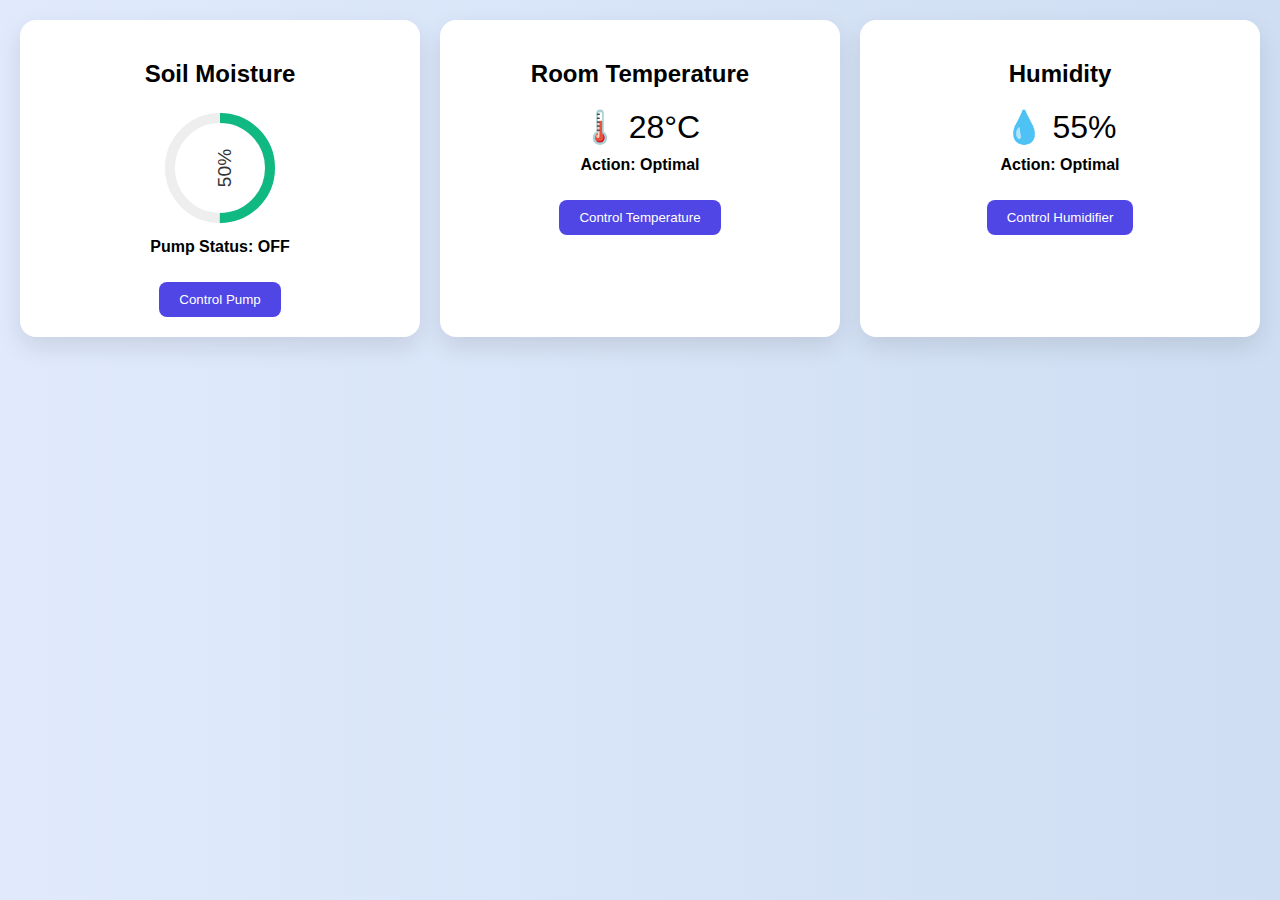
<file: ui.html>
<!DOCTYPE html>
<html lang="en">
<head>
  <meta charset="UTF-8">
  <title>ESP8266 Dashboard</title>
  <style>
    body {
      font-family: 'Segoe UI', sans-serif;
      margin: 0;
      padding: 20px;
      background: linear-gradient(to right, #e0eafc, #cfdef3);
    }
    .dashboard {
      display: grid;
      grid-template-columns: repeat(auto-fit, minmax(300px, 1fr));
      gap: 20px;
    }
    .card {
      background: white;
      border-radius: 16px;
      box-shadow: 0 10px 25px rgba(0,0,0,0.1);
      padding: 20px;
      text-align: center;
    }
    .circle {
      width: 120px;
      height: 120px;
      margin: 0 auto;
    }
    .circle svg {
      transform: rotate(-90deg);
    }
    .circle text {
      font-size: 1.2em;
      fill: #333;
    }
    .status {
      font-weight: bold;
      margin-top: 10px;
    }
    button {
      margin-top: 10px;
      padding: 10px 20px;
      background: #4f46e5;
      border: none;
      border-radius: 8px;
      color: white;
      cursor: pointer;
    }
    button:hover {
      background: #3730a3;
    }
    dialog {
      border: none;
      border-radius: 12px;
      padding: 20px;
      box-shadow: 0 10px 25px rgba(0,0,0,0.3);
    }
    dialog::backdrop {
      background: rgba(0, 0, 0, 0.3);
    }
  </style>
</head>
<body>

<div class="dashboard">
  <!-- Soil Moisture -->
  <div class="card">
    <h2>Soil Moisture</h2>
    <div class="circle">
      <svg width="120" height="120">
        <circle cx="60" cy="60" r="50" stroke="#eee" stroke-width="10" fill="none"/>
        <circle id="moisture-circle" cx="60" cy="60" r="50" stroke="#10b981" stroke-width="10" fill="none" stroke-dasharray="314" stroke-dashoffset="157"/>
        <text x="50%" y="55%" dominant-baseline="middle" text-anchor="middle" id="moisture-text">50%</text>
      </svg>
    </div>
    <p class="status" id="pump-status">Pump Status: OFF</p>
    <button onclick="showDialog('moisture-dialog')">Control Pump</button>
    <dialog id="moisture-dialog">
      <p id="moisture-msg">Moisture is adequate. You may turn off the pump.</p>
      <button onclick="closeDialog('moisture-dialog')">Close</button>
    </dialog>
  </div>

  <!-- Temperature -->
  <div class="card">
    <h2>Room Temperature</h2>
    <div style="font-size: 2em;">🌡️ <span id="temp-value">28</span>°C</div>
    <p class="status" id="temp-action">Action: Optimal</p>
    <button onclick="showDialog('temp-dialog')">Control Temperature</button>
    <dialog id="temp-dialog">
      <p id="temp-msg">Temperature is optimal. Maintain current settings.</p>
      <button onclick="closeDialog('temp-dialog')">Close</button>
    </dialog>
  </div>

  <!-- Humidity -->
  <div class="card">
    <h2>Humidity</h2>
    <div style="font-size: 2em;">💧 <span id="humidity-value">55</span>%</div>
    <p class="status" id="humidity-action">Action: Optimal</p>
    <button onclick="showDialog('humidity-dialog')">Control Humidifier</button>
    <dialog id="humidity-dialog">
      <p id="humidity-msg">Humidity is optimal. Maintain current settings.</p>
      <button onclick="closeDialog('humidity-dialog')">Close</button>
    </dialog>
  </div>
</div>

<script>
  let soilMoisture = 50;   // from ESP8266
  let temperature = 28;    // from ESP8266
  let humidity = 55;       // from ESP8266

  function updateUI() {
    // Moisture
    document.getElementById('moisture-text').textContent = soilMoisture + '%';
    const offset = 314 - (soilMoisture / 100) * 314;
    document.getElementById('moisture-circle').setAttribute('stroke-dashoffset', offset);
    const pumpStatus = soilMoisture < 40 ? 'ON' : 'OFF';
    document.getElementById('pump-status').textContent = 'Pump Status: ' + pumpStatus;
    document.getElementById('moisture-msg').textContent =
      soilMoisture < 40 ? 'Moisture is low. You may turn on the pump.' :
                          'Moisture is adequate. You may turn off the pump.';

    // Temperature
    document.getElementById('temp-value').textContent = temperature;
    const tempAction = temperature < 20 ? 'Increase' : temperature > 30 ? 'Decrease' : 'Optimal';
    document.getElementById('temp-action').textContent = 'Action: ' + tempAction;
    document.getElementById('temp-msg').textContent =
      temperature < 20 ? 'Temperature is low. Turn on the heater.' :
      temperature > 30 ? 'Temperature is high. Turn on the cooler.' :
                         'Temperature is optimal. Maintain current settings.';

    // Humidity
    document.getElementById('humidity-value').textContent = humidity;
    const humAction = humidity < 40 ? 'Increase' : humidity > 70 ? 'Decrease' : 'Optimal';
    document.getElementById('humidity-action').textContent = 'Action: ' + humAction;
    document.getElementById('humidity-msg').textContent =
      humidity < 40 ? 'Humidity is low. Increase humidification.' :
      humidity > 70 ? 'Humidity is high. Decrease humidification.' :
                      'Humidity is optimal. Maintain current settings.';
  }

  function showDialog(id) {
    document.getElementById(id).showModal();
  }

  function closeDialog(id) {
    document.getElementById(id).close();
  }

  // Call once to render
  updateUI();
</script>

</body>
</html>
</file>
